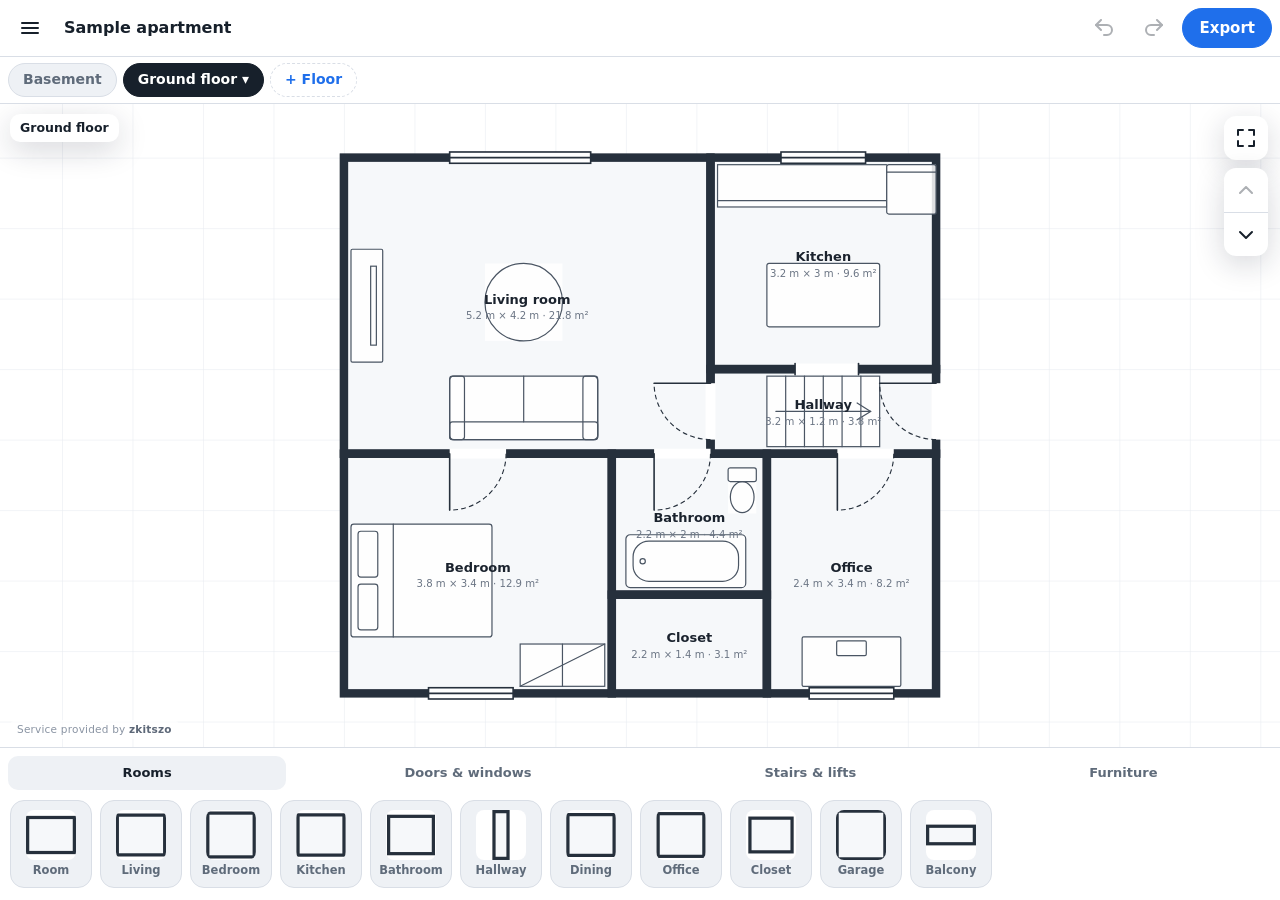
<file: index.html>
<!doctype html>
<!-- Mobile Floorplan - MIT licence. Service provided by zkitszo. -->
<html lang="en">
<head>
<meta charset="utf-8">
<meta name="viewport" content="width=device-width, initial-scale=1, viewport-fit=cover, interactive-widget=resizes-content">
<meta name="theme-color" content="#1f6feb">
<meta name="description" content="Draw a floor plan on your phone with drag and drop, then export it as PNG, JPG, SVG, PDF, DXF, Sweet Home 3D, OBJ, CSV or JSON.">
<title>Mobile Floorplan</title>
<link rel="manifest" href="manifest.webmanifest">
<link rel="icon" href="icons/icon.svg" type="image/svg+xml">
<link rel="apple-touch-icon" href="icons/icon-192.png">
<link rel="stylesheet" href="css/app.css">
</head>
<body>
<header class="topbar">
  <button class="icon-btn" id="menuBtn" aria-label="Menu">
    <svg viewBox="0 0 24 24"><path d="M4 7h16M4 12h16M4 17h16"/></svg>
  </button>
  <input id="planName" class="plan-name" type="text" value="My floor plan" aria-label="Plan name" maxlength="80">
  <button class="icon-btn" id="undoBtn" aria-label="Undo" disabled>
    <svg viewBox="0 0 24 24"><path d="M9 14 4 9l5-5"/><path d="M4 9h11a5 5 0 0 1 0 10h-3"/></svg>
  </button>
  <button class="icon-btn" id="redoBtn" aria-label="Redo" disabled>
    <svg viewBox="0 0 24 24"><path d="m15 14 5-5-5-5"/><path d="M20 9H9a5 5 0 0 0 0 10h3"/></svg>
  </button>
  <button class="pill-btn" id="doneBtn" hidden>Done</button>
  <button class="pill-btn primary" id="exportBtn">Export</button>
</header>

<nav class="floors" id="floors" aria-label="Floors"></nav>

<main class="stage" id="stage">
  <svg id="canvas" xmlns="http://www.w3.org/2000/svg" aria-label="Floor plan canvas">
    <defs>
      <pattern id="gridMinor" patternUnits="userSpaceOnUse" width="100" height="100">
        <path id="gridPath" d="M100 0H0V100" fill="none" stroke="var(--grid)" stroke-width="1"/>
      </pattern>
    </defs>
    <g id="world"></g>
  </svg>
  <div class="stage-tools">
    <button class="icon-btn float" id="fitBtn" aria-label="Fit plan to screen">
      <svg viewBox="0 0 24 24"><path d="M4 9V4h5M20 9V4h-5M4 15v5h5M20 15v5h-5"/></svg>
    </button>
    <div class="lift" role="group" aria-label="Change floor">
      <button class="icon-btn" id="upBtn" aria-label="Floor above">
        <svg viewBox="0 0 24 24"><path d="m6 15 6-6 6 6"/></svg>
      </button>
      <button class="icon-btn" id="downBtn" aria-label="Floor below">
        <svg viewBox="0 0 24 24"><path d="m6 9 6 6 6-6"/></svg>
      </button>
    </div>
  </div>
  <div class="floor-badge" id="floorBadge" aria-live="polite"></div>
  <div class="hint" id="hint">Drag a room up onto the grid to start.</div>
  <div class="watermark" aria-label="Service provided by zkitszo">Service provided by <b>zkitszo</b></div>
</main>

<section class="dock" id="dock">
  <div class="dock-tabs" role="tablist">
    <button role="tab" class="dock-tab active" data-cat="rooms">Rooms</button>
    <button role="tab" class="dock-tab" data-cat="openings">Doors &amp; windows</button>
    <button role="tab" class="dock-tab" data-cat="circulation">Stairs &amp; lifts</button>
    <button role="tab" class="dock-tab" data-cat="furniture">Furniture</button>
  </div>
  <div class="palette" id="palette"></div>
  <div class="props" id="props" hidden></div>
</section>

<!-- Menu sheet -->
<div class="sheet-wrap" id="menuSheet" hidden>
  <div class="sheet" role="dialog" aria-label="Menu">
    <div class="sheet-grip"></div>
    <button class="sheet-item" data-act="new">New blank plan</button>
    <button class="sheet-item" data-act="sample">Load sample apartment</button>
    <button class="sheet-item" data-act="import">Open a saved plan (.json)</button>
    <div class="sheet-row">
      <span>Units</span>
      <div class="seg" id="unitSeg">
        <button data-u="m">Metres</button><button data-u="ft">Feet</button>
      </div>
    </div>
    <div class="sheet-row">
      <span>Show floor below</span>
      <div class="seg" id="guideSeg">
        <button data-g="on">On</button><button data-g="off">Off</button>
      </div>
    </div>
    <button class="sheet-item" data-act="about">About &amp; embedding guide</button>
    <button class="sheet-item muted" data-act="close">Close</button>
  </div>
</div>

<!-- Floor sheet -->
<div class="sheet-wrap" id="floorSheet" hidden>
  <div class="sheet" role="dialog" aria-labelledby="floorSheetTitle">
    <div class="sheet-grip"></div>
    <h2 id="floorSheetTitle">Floor</h2>
    <button class="sheet-item" data-f="above">Add a floor above</button>
    <button class="sheet-item" data-f="below">Add a floor below</button>
    <button class="sheet-item" data-f="rename">Rename</button>
    <div class="floor-move">
      <button class="sheet-item" data-f="down">Move down</button>
      <button class="sheet-item" data-f="up">Move up</button>
    </div>
    <button class="sheet-item danger" data-f="delete">Delete this floor</button>
    <p class="small">Floors are listed bottom to top. New floors pick up the stairs and lifts from the floor they are added next to.</p>
    <button class="sheet-item muted" data-act="close">Close</button>
  </div>
</div>

<!-- Export sheet -->
<div class="sheet-wrap" id="exportSheet" hidden>
  <div class="sheet" role="dialog" aria-label="Export">
    <div class="sheet-grip"></div>
    <h2>Export or save</h2>
    <div class="sheet-row" id="shareRow">
      <span>Send to</span>
      <div class="seg" id="deliverSeg">
        <button data-d="download">Download</button><button data-d="share">Share…</button>
      </div>
    </div>
    <div class="formats" id="formatList"></div>
    <p class="small">Images and DXF use the floor you are looking at. PDF, 3D, Sweet Home 3D, CSV and JSON include every floor.</p>
    <button class="sheet-item muted" data-act="close">Close</button>
  </div>
</div>

<!-- About -->
<div class="sheet-wrap" id="aboutSheet" hidden>
  <div class="sheet tall" role="dialog" aria-label="About">
    <div class="sheet-grip"></div>
    <div class="about" id="aboutBody"></div>
    <button class="sheet-item muted" data-act="close">Close</button>
  </div>
</div>

<input type="file" id="fileInput" accept=".json,application/json" hidden>
<div class="toast" id="toast" role="status" aria-live="polite"></div>
<div class="ghost" id="ghost" hidden></div>

<script src="js/shapes.js"></script>
<script src="js/exporters.js"></script>
<script src="js/app.js"></script>
</body>
</html>
</file>
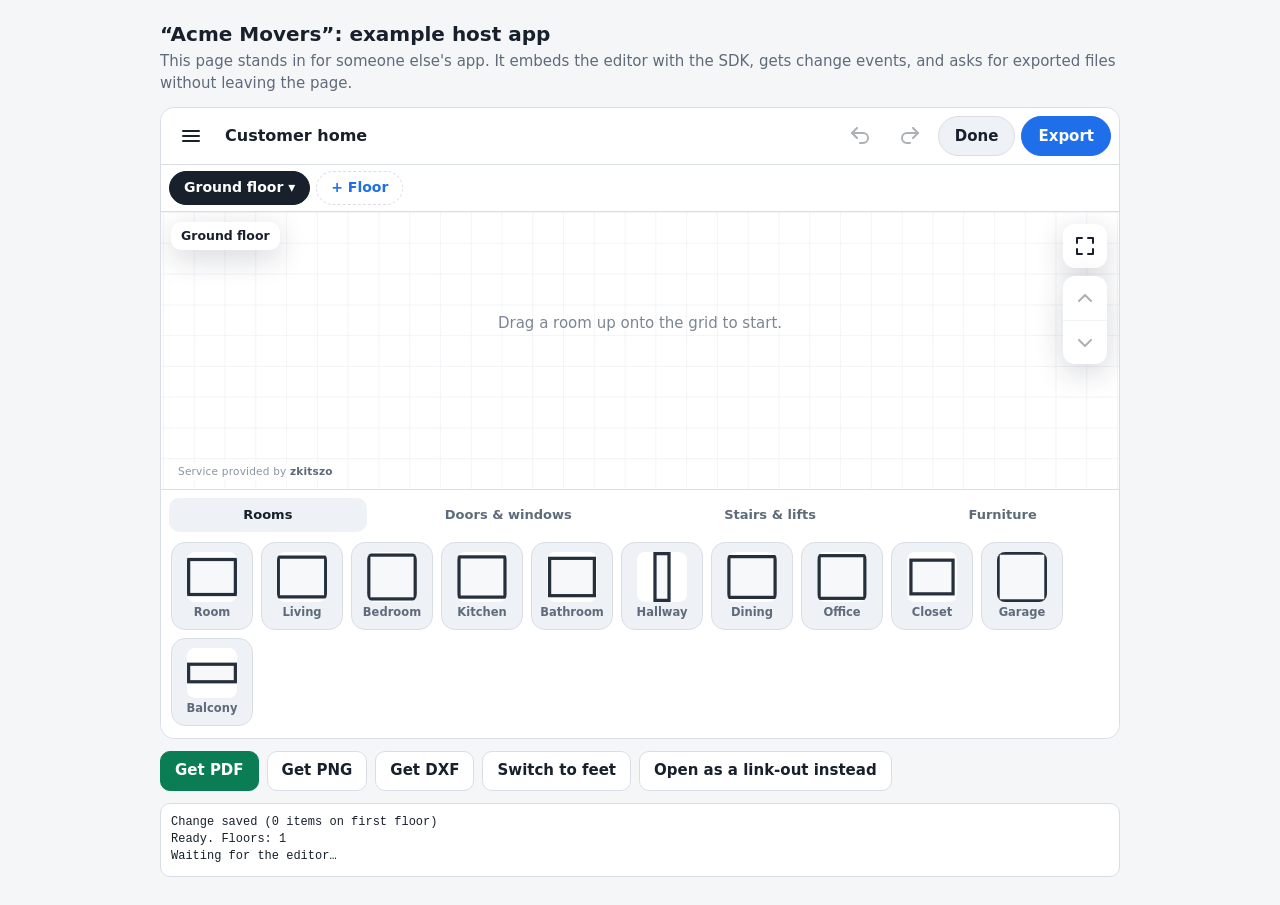
<file: examples/embed.html>
<!doctype html>
<html lang="en">
<head>
<meta charset="utf-8">
<meta name="viewport" content="width=device-width, initial-scale=1">
<title>Embed demo · Mobile Floorplan</title>
<style>
  :root{ --bg:#f5f6f8; --ink:#17202b; --dim:#5f6b7a; --line:#d9dee6; --card:#fff; --accent:#0a7d55; }
  @media (prefers-color-scheme: dark){ :root:not([data-theme="light"]){ --bg:#101318; --ink:#e8ecf2; --dim:#9aa5b4; --line:#2c3440; --card:#181c23; --accent:#35c08c; } }
  body{margin:0; background:var(--bg); color:var(--ink); font:15px/1.45 system-ui,-apple-system,Segoe UI,Roboto,sans-serif}
  main{max-width:960px; margin:0 auto; padding:16px}
  h1{font-size:20px; margin:4px 0 2px}
  p{color:var(--dim); margin:0 0 12px}
  #planner{height:70vh; min-height:480px; border:1px solid var(--line); border-radius:14px; overflow:hidden; background:#fff}
  .bar{display:flex; flex-wrap:wrap; gap:8px; margin:12px 0}
  button{height:40px; padding:0 14px; border-radius:10px; border:1px solid var(--line); background:var(--card); color:var(--ink); font:inherit; font-weight:600; cursor:pointer}
  button.primary{background:var(--accent); border-color:var(--accent); color:#fff}
  pre{background:var(--card); border:1px solid var(--line); border-radius:10px; padding:10px; overflow:auto; max-height:220px; font-size:12px}
</style>
</head>
<body>
<main>
  <h1>“Acme Movers”: example host app</h1>
  <p>This page stands in for someone else's app. It embeds the editor with the SDK, gets change events, and asks for exported files without leaving the page.</p>
  <div id="planner"></div>
  <div class="bar">
    <button class="primary" id="pdf">Get PDF</button>
    <button id="png">Get PNG</button>
    <button id="dxf">Get DXF</button>
    <button id="ft">Switch to feet</button>
    <button id="link">Open as a link-out instead</button>
  </div>
  <pre id="log">Waiting for the editor…</pre>
</main>

<script src="../sdk/mobile-floorplan-sdk.js"></script>
<script>
  const log = t => { const el = document.getElementById('log'); el.textContent = t + '\n' + el.textContent; };
  const saved = JSON.parse(localStorage.getItem('acme-plan') || 'null');

  const editor = MobileFloorplan.embed('#planner', {
    src: '../',                       // on your site: leave this out to use the hosted editor
    units: 'm',
    name: 'Customer home',
    formats: ['png', 'pdf', 'dxf', 'json'],
    plan: saved,
    onReady:  plan => log('Ready. Floors: ' + plan.floors.length),
    onChange: plan => { localStorage.setItem('acme-plan', JSON.stringify(plan)); log('Change saved (' + plan.floors[0].items.length + ' items on first floor)'); },
    onSave:   plan => log('User tapped Done. Rooms: ' + plan.floors.flatMap(f => f.items).filter(i => i.kind === 'room').length),
  });

  async function grab(format){
    try {
      const {blob, filename} = await editor.export(format);
      log(`Received ${filename} (${Math.round(blob.size/1024)} KB) from the editor`);
      const a = document.createElement('a'); a.href = URL.createObjectURL(blob); a.download = filename; a.click();
    } catch (e) { log('Export failed: ' + e.message); }
  }
  document.getElementById('pdf').onclick = () => grab('pdf');
  document.getElementById('png').onclick = () => grab('png');
  document.getElementById('dxf').onclick = () => grab('dxf');
  document.getElementById('ft').onclick = () => editor.setOptions({units: 'ft'}).then(() => log('Units set to feet'));
  document.getElementById('link').onclick = async () => {
    const plan = await editor.getPlan();
    location.href = MobileFloorplan.linkUrl({src: '../', returnUrl: location.href.split('#')[0], plan});
  };

  // Coming back from the link-out flow?
  const back = MobileFloorplan.readReturn();
  if (back) { localStorage.setItem('acme-plan', JSON.stringify(back)); editor.load(back); log('Plan came back from the link-out'); history.replaceState(null, '', location.pathname); }
</script>
</body>
</html>
</file>
<file: css/app.css>
:root{
  --bg:#f3f5f8; --surface:#ffffff; --surface2:#eef1f5; --line:#d9dee6; --ink:#17202b; --dim:#5f6b7a;
  --accent:#1f6feb; --accent-ink:#ffffff; --danger:#c62f3a;
  --paper:#ffffff; --grid:#e6eaf0; --wall:#26303c; --room:#f7f9fb; --room-sel:#e5efff;
  --shadow:0 8px 30px rgba(20,30,50,.18);
  --dock-h:148px;
}
@media (prefers-color-scheme: dark){
  :root:not([data-theme="light"]){
    --bg:#0e1116; --surface:#171b22; --surface2:#1f2530; --line:#2c3440; --ink:#e8ecf2; --dim:#9aa5b4;
    --accent:#4c8dff; --paper:#fbfcfd; --shadow:0 8px 30px rgba(0,0,0,.5);
  }
}
:root[data-theme="dark"]{
  --bg:#0e1116; --surface:#171b22; --surface2:#1f2530; --line:#2c3440; --ink:#e8ecf2; --dim:#9aa5b4;
  --accent:#4c8dff; --paper:#fbfcfd; --shadow:0 8px 30px rgba(0,0,0,.5);
}
*{box-sizing:border-box;-webkit-tap-highlight-color:transparent}
html,body{height:100%}
body{
  margin:0; background:var(--bg); color:var(--ink);
  font:15px/1.4 system-ui,-apple-system,"Segoe UI",Roboto,sans-serif;
  display:flex; flex-direction:column; height:100dvh; overflow:hidden;
  overscroll-behavior:none; -webkit-user-select:none; user-select:none;
}
[hidden]{display:none !important}
button{font:inherit;color:inherit}
button:focus:not(:focus-visible){outline:none}
button:focus-visible{outline:2px solid var(--accent);outline-offset:1px}
input{font:inherit}

/* top bar */
.topbar{
  display:flex; align-items:center; gap:6px;
  padding:calc(6px + env(safe-area-inset-top)) calc(8px + env(safe-area-inset-right)) 6px calc(8px + env(safe-area-inset-left));
  background:var(--surface); border-bottom:1px solid var(--line);
}
.plan-name{
  flex:1; min-width:0; border:0; background:transparent; color:var(--ink);
  font-weight:650; font-size:16px; padding:8px 6px; border-radius:8px;
  -webkit-user-select:text; user-select:text;
}
.plan-name:focus{outline:2px solid var(--accent); background:var(--surface2)}
.icon-btn{
  width:44px; height:44px; flex:none; display:grid; place-items:center;
  border:0; background:transparent; border-radius:12px; cursor:pointer;
}
.icon-btn:active{background:var(--surface2)}
.icon-btn:disabled{opacity:.35}
.icon-btn svg{width:24px;height:24px;fill:none;stroke:currentColor;stroke-width:2;stroke-linecap:round;stroke-linejoin:round}
.icon-btn.float{background:var(--surface); box-shadow:var(--shadow)}
.pill-btn{
  height:40px; padding:0 16px; border-radius:20px; border:1px solid var(--line);
  background:var(--surface2); font-weight:650; cursor:pointer; flex:none;
}
.pill-btn.primary{background:var(--accent); border-color:var(--accent); color:var(--accent-ink)}

/* floors */
.floors{
  display:flex; gap:6px; padding:6px 8px; overflow-x:auto; scrollbar-width:none;
  background:var(--surface); border-bottom:1px solid var(--line);
}
.floors::-webkit-scrollbar{display:none}
.floor-tab{
  flex:none; height:34px; padding:0 14px; border-radius:17px; border:1px solid var(--line);
  background:var(--surface2); color:var(--dim); font-weight:600; font-size:14px; cursor:pointer;
}
.floor-tab.active{background:var(--ink); color:var(--surface); border-color:var(--ink)}
.floor-tab.add{color:var(--accent); border-style:dashed; background:transparent}

/* stage */
.stage{flex:1; position:relative; min-height:0; background:var(--paper); overflow:hidden}
#canvas{position:absolute; inset:0; width:100%; height:100%; touch-action:none; display:block}
.stage-tools{position:absolute; right:12px; top:12px; display:flex; flex-direction:column; gap:8px}
.lift{display:flex; flex-direction:column; background:var(--surface); border-radius:12px; box-shadow:var(--shadow); overflow:hidden}
.lift .icon-btn{border-radius:0}
.lift .icon-btn+.icon-btn{border-top:1px solid var(--line)}
.floor-badge{
  position:absolute; left:10px; top:10px; font-size:12.5px; font-weight:650; color:var(--ink);
  background:var(--surface); box-shadow:var(--shadow); padding:5px 10px; border-radius:10px; pointer-events:none;
  max-width:calc(100% - 90px); white-space:nowrap; overflow:hidden; text-overflow:ellipsis;
}
.hint{
  position:absolute; left:50%; top:40%; transform:translate(-50%,-50%);
  color:#7b8594; font-size:15px; text-align:center; pointer-events:none; padding:0 24px; width:100%;
}
.watermark{
  position:absolute; left:10px; bottom:8px; font-size:10.5px; letter-spacing:.02em;
  color:#8a94a3; background:rgba(255,255,255,.75); padding:2px 7px; border-radius:6px; pointer-events:none;
}
.watermark b{font-weight:700;color:#5d6878}

/* dock */
.dock{
  background:var(--surface); border-top:1px solid var(--line);
  padding-bottom:env(safe-area-inset-bottom); min-height:var(--dock-h);
}
.dock-tabs{display:flex; gap:4px; padding:8px 8px 0; overflow-x:auto; scrollbar-width:none}
.dock-tabs::-webkit-scrollbar{display:none}
.dock-tab{
  flex:1 0 auto; height:34px; border:0; border-radius:10px; background:transparent;
  color:var(--dim); font-weight:600; font-size:13px; cursor:pointer; white-space:nowrap; padding:0 8px;
}
.dock-tab.active{background:var(--surface2); color:var(--ink)}
.palette{
  display:flex; gap:8px; overflow-x:auto; padding:10px 10px 12px; scrollbar-width:none;
  scroll-snap-type:x proximity;
}
.palette::-webkit-scrollbar{display:none}
.tile{
  flex:none; width:82px; height:88px; border:1px solid var(--line); border-radius:14px;
  background:var(--surface2); display:flex; flex-direction:column; align-items:center; justify-content:center;
  gap:4px; cursor:grab; touch-action:pan-x; scroll-snap-align:start; padding:6px 4px;
}
.tile:active{border-color:var(--accent)}
.tile svg{width:50px;height:50px;background:#fff;border-radius:8px}
.tile span{font-size:11.5px; font-weight:600; color:var(--dim); text-align:center; line-height:1.15}
.ghost{
  position:fixed; z-index:50; pointer-events:none; width:74px; height:74px; margin:-37px 0 0 -37px;
  border-radius:14px; background:var(--surface); box-shadow:var(--shadow); display:grid; place-items:center;
  border:2px solid var(--accent); opacity:.92;
}
.ghost svg{width:52px;height:52px}

/* properties */
.props{padding:10px 12px 12px}
.props-head{display:flex; align-items:center; gap:8px; margin-bottom:8px}
.props-head input{
  flex:1; min-width:0; height:40px; border:1px solid var(--line); border-radius:10px; padding:0 10px;
  background:var(--surface2); color:var(--ink); font-weight:600; -webkit-user-select:text; user-select:text;
}
.props-head .kind{font-weight:650; flex:1}
.props-grid{display:flex; gap:8px; align-items:flex-end}
.field{flex:1; min-width:0}
.field label{display:block; font-size:11.5px; color:var(--dim); margin:0 0 3px 2px}
.field input{
  width:100%; height:40px; border:1px solid var(--line); border-radius:10px; padding:0 10px;
  background:var(--surface2); color:var(--ink); font-size:16px; -webkit-user-select:text; user-select:text;
}
.props-actions{display:flex; gap:8px; margin-top:10px}
.props-actions button{
  flex:1; height:40px; border-radius:10px; border:1px solid var(--line); background:var(--surface2);
  font-weight:600; font-size:13.5px; cursor:pointer;
}
.props-actions .danger{color:var(--danger)}
.link-row button{font-size:13px}
.link-row .go{color:var(--accent); border-color:var(--accent)}
.props-actions .ok{background:var(--accent); color:var(--accent-ink); border-color:var(--accent)}
.area{font-size:12.5px; color:var(--dim); margin-top:6px}

/* sheets */
.sheet-wrap{position:fixed; inset:0; z-index:40; background:rgba(10,15,25,.4); display:flex; align-items:flex-end; justify-content:center}
.sheet-wrap[hidden]{display:none}
.sheet{
  width:100%; max-width:560px; max-height:88dvh; overflow:auto; background:var(--surface);
  border-radius:20px 20px 0 0; padding:8px 14px calc(14px + env(safe-area-inset-bottom));
  box-shadow:var(--shadow); -webkit-user-select:text; user-select:text;
}
.sheet.tall{max-height:94dvh}
.sheet h2{font-size:17px; margin:6px 4px 10px}
.sheet-grip{width:40px; height:5px; border-radius:3px; background:var(--line); margin:4px auto 10px}
.sheet-item{
  display:block; width:100%; text-align:left; min-height:48px; padding:12px 14px; margin-bottom:6px;
  border:0; border-radius:12px; background:var(--surface2); font-weight:600; cursor:pointer;
}
.sheet-item:disabled{opacity:.4; cursor:default}
.sheet-item.danger{color:var(--danger)}
.floor-move{display:flex; gap:6px}
.floor-move .sheet-item{flex:1}
.sheet-item.muted{background:transparent; color:var(--dim); text-align:center}
.sheet-row{display:flex; align-items:center; justify-content:space-between; gap:10px; padding:6px 4px 12px}
.sheet-row>span{font-weight:600}
.seg{display:flex; background:var(--surface2); border-radius:10px; padding:3px}
.seg button{border:0; background:transparent; padding:8px 14px; border-radius:8px; font-weight:600; font-size:14px; color:var(--dim); cursor:pointer}
.seg button.on{background:var(--surface); color:var(--ink); box-shadow:0 1px 3px rgba(0,0,0,.15)}
.formats{display:grid; grid-template-columns:1fr 1fr; gap:8px}
.fmt{
  text-align:left; border:1px solid var(--line); background:var(--surface2); border-radius:12px;
  padding:10px 12px; cursor:pointer; min-height:64px;
}
.fmt b{display:block; font-size:15px}
.fmt small{display:block; color:var(--dim); font-size:12px; line-height:1.3; margin-top:2px}
.fmt:active{border-color:var(--accent)}
.small{font-size:12.5px; color:var(--dim); margin:12px 4px}

/* about */
.about{padding:0 4px 8px; font-size:14.5px}
.about h2{margin:4px 0 6px}
.about h3{font-size:15.5px; margin:20px 0 6px}
.about p,.about li{color:var(--ink)}
.about ul,.about ol{padding-left:20px}
.about code{font:12.5px ui-monospace,SFMono-Regular,Menlo,monospace; background:var(--surface2); padding:1px 5px; border-radius:5px}
.about pre{
  font:12px/1.45 ui-monospace,SFMono-Regular,Menlo,monospace; background:var(--surface2); border:1px solid var(--line);
  padding:10px 12px; border-radius:10px; overflow-x:auto; white-space:pre; margin:6px 0 4px;
}
.about table{border-collapse:collapse; width:100%; font-size:13px}
.about th,.about td{border-bottom:1px solid var(--line); padding:6px 4px; text-align:left; vertical-align:top}
.about .credit{margin-top:22px; text-align:center; color:var(--dim); font-size:12.5px}
.copy{float:right; font-size:12px; border:1px solid var(--line); background:var(--surface); border-radius:8px; padding:3px 9px; cursor:pointer}

.toast{
  position:fixed; left:50%; bottom:calc(var(--dock-h) + 24px); transform:translateX(-50%) translateY(20px);
  background:var(--ink); color:var(--surface); padding:10px 16px; border-radius:12px; font-size:14px;
  opacity:0; transition:.2s; pointer-events:none; z-index:60; max-width:90vw; text-align:center;
}
.toast.show{opacity:1; transform:translateX(-50%) translateY(0)}

/* phones on their side: tiles move to a column on the right so the plan keeps its height */
@media (orientation: landscape) and (max-height: 540px){
  body{display:grid; grid-template-columns:minmax(0,1fr) min(300px, 40vw); grid-template-rows:auto auto minmax(0,1fr)}
  .topbar{grid-column:1 / -1; padding-top:calc(2px + env(safe-area-inset-top)); padding-bottom:2px}
  .topbar .icon-btn{height:40px}
  .floors{grid-column:1; grid-row:2; padding:4px 8px}
  .floor-tab{height:30px}
  .stage{grid-column:1; grid-row:3}
  .dock{grid-column:2; grid-row:2 / 4; border-top:0; border-left:1px solid var(--line); min-height:0; overflow-y:auto;
    padding-right:env(safe-area-inset-right)}
  .palette{flex-wrap:wrap; overflow:visible; padding:8px}
  .tile{width:calc(33.3% - 6px); min-width:72px}
  .props-grid,.props-actions{flex-wrap:wrap}
  .props-actions button{flex:1 1 40%}
  .toast{bottom:24px}
}

/* wider screens: dock gets a bit more room, still bottom-anchored */
@media (min-width:900px){
  .palette{flex-wrap:wrap; overflow:visible}
  .dock{max-height:40vh; overflow:auto}
}
</file>
